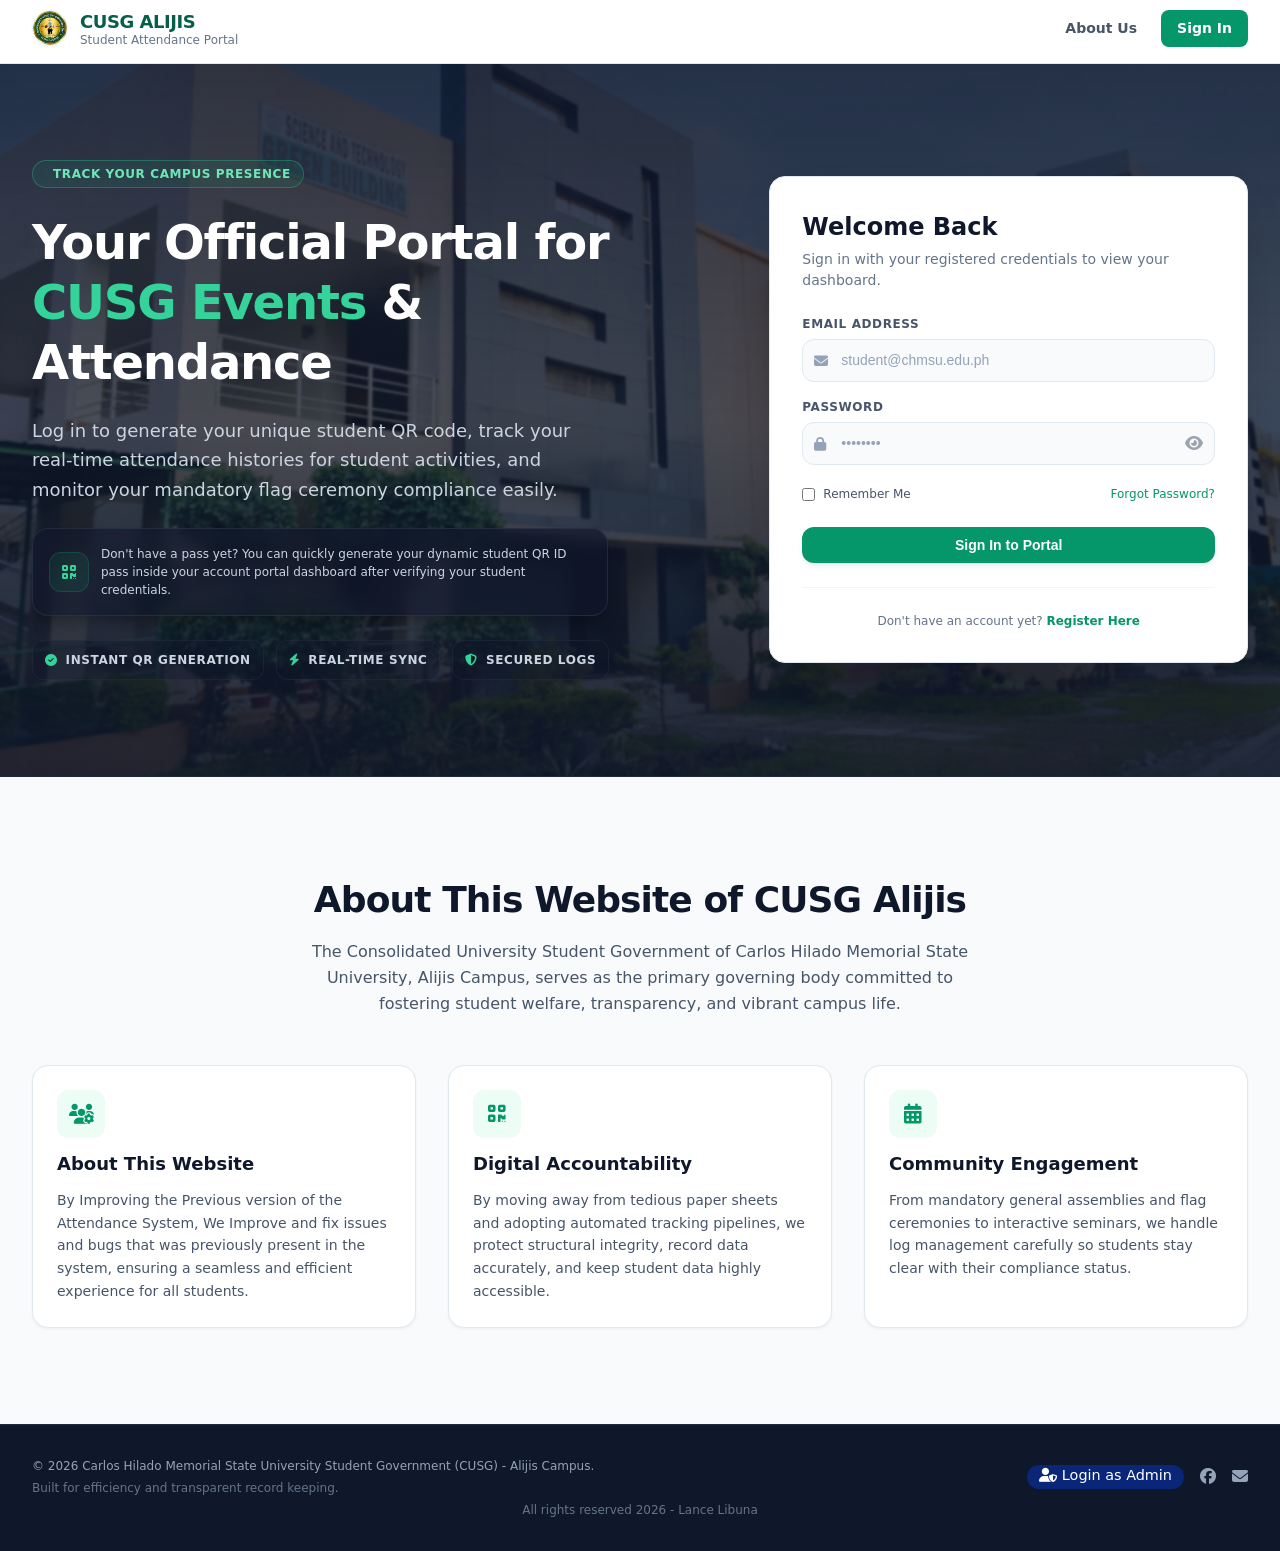
<file: views/index.html>
<!DOCTYPE html>
<html lang="en">
<head>
    <meta charset="UTF-8">
    <meta name="viewport" content="width=device-width, initial-scale=1.0">
    <script src="../assets/js/api-guard.js?v=43"></script>
    <title>CUSG Alijis - Student Portal</title>
    <link rel="stylesheet" href="https://cdnjs.cloudflare.com/ajax/libs/font-awesome/6.4.0/css/all.min.css">
    <link rel="stylesheet" href="../assets/css/index/index.css?v=20260805b">
    <link rel="icon" href="../assets/cusg_logo.jpg" type="image/png">
</head>
<body id="pageRoot" class="page-fade-in antialiased">

    <nav class="navbar has-diagonal-banner">
        <div class="container container-nav">
            <div class="nav-brand">
                <img src="../assets/cusg_logo.jpg" alt="CUSG Alijis Logo" class="logo">
                <div class="brand-text">
                    <span class="brand-title">CUSG ALIJIS</span>
                    <span class="brand-subtitle">Student Attendance Portal</span>
                </div>
            </div>
            <div class="nav-links">
                <a href="#about" class="nav-link">About Us</a>
                <a href="#login" class="btn btn-primary">Sign In</a>
            </div>
        </div>
    </nav>

    <div class="hero-wrapper">
        <div class="hero-overlay"></div>

        <main class="container hero-container">
            
            <div class="hero-info">
                <div class="badge">
                    <i class="fa-solid fa-sparkles"></i> Track Your Campus Presence
                </div>
                
                <h1 class="hero-title">
                    Your Official Portal for <span class="text-accent">CUSG Events</span> & Attendance
                </h1>
                
                <p class="hero-description">
                    Log in to generate your unique student QR code, track your real-time attendance histories for student activities, and monitor your mandatory flag ceremony compliance easily.
                </p>

                <div class="callout-box">
                    <div class="callout-icon">
                        <i class="fa-solid fa-qrcode"></i>
                    </div>
                    <p class="callout-text">
                         Don't have a pass yet? You can quickly generate your dynamic student QR ID pass inside your account portal dashboard after verifying your student credentials.
                    </p>
                </div>
                
                <div class="feature-tags">
                    <div class="tag">
                        <i class="fa-solid fa-circle-check text-accent"></i> Instant QR Generation
                    </div>
                    <div class="tag">
                        <i class="fa-solid fa-bolt text-accent"></i> Real-time Sync
                    </div>
                    <div class="tag">
                        <i class="fa-solid fa-shield-halved text-accent"></i> Secured Logs
                    </div>
                </div>
            </div>

            <div id="login" class="login-card">
                <div class="card-header">
                    <h2 class="card-title">Welcome Back</h2>
                    <p class="card-subtitle">Sign in with your registered credentials to view your dashboard.</p>
                </div>

                <form class="form-stack" id="portalLoginForm" onsubmit="event.preventDefault();">
                    <div class="form-group">
                        <label class="form-label">Email Address</label>
                        <div class="input-wrapper">
                            <span class="input-icon">
                                <i class="fa-solid fa-envelope"></i>
                            </span>
                            <input type="email" id="portalEmail" placeholder="student@chmsu.edu.ph" required class="form-input">
                        </div>
                    </div>

                    <div class="form-group">
                        <label class="form-label">Password</label>
                        <div class="input-wrapper" style="position: relative;">
                            <span class="input-icon">
                                <i class="fa-solid fa-lock"></i>
                            </span>
                            <input type="password" id="portalPassword" placeholder="••••••••" required class="form-input" style="padding-right: 40px;">
                            <span id="togglePassword" style="position: absolute; right: 12px; top: 50%; transform: translateY(-50%); cursor: pointer; color: #9ca3af; z-index: 10;">
                                <i class="fa-solid fa-eye"></i>
                            </span>
                        </div>
                    </div>

                    <div class="form-options">
                        <label class="checkbox-label">
                            <input type="checkbox" class="form-checkbox"> Remember Me
                        </label>
                        <a href="#" id="forgotPasswordLink" class="forgot-link">Forgot Password?</a>
                    </div>

                    <button type="submit" id="portalSubmitBtn" class="btn btn-submit">
                        Sign In to Portal
                    </button>
                </form>

                <div class="card-footer">
                    Don't have an account yet? <a href="register.html" id="registerLink" class="register-link">Register Here</a>
                </div>
            </div>
        </main>
    </div>

    <section id="about" class="container about-section">
        <div class="about-header">
            <h2 class="section-title">About This Website of CUSG Alijis</h2>
            <p class="section-description">
                The Consolidated University Student Government of Carlos Hilado Memorial State University, Alijis Campus, serves as the primary governing body committed to fostering student welfare, transparency, and vibrant campus life.
            </p>
        </div>

        <div class="pillar-grid">
            <div class="pillar-card">
                <div class="pillar-icon">
                    <i class="fa-solid fa-users-gear"></i>
                </div>
                <h3 class="pillar-title">About This Website</h3>
                <p class="pillar-description">
                    By Improving the Previous version of the Attendance System, We Improve and fix issues and bugs that was previously present in the system, ensuring a seamless and efficient experience for all students.
                </p>
            </div>

            <div class="pillar-card">
                <div class="pillar-icon">
                    <i class="fa-solid fa-qrcode"></i>
                </div>
                <h3 class="pillar-title">Digital Accountability</h3>
                <p class="pillar-description">
                    By moving away from tedious paper sheets and adopting automated tracking pipelines, we protect structural integrity, record data accurately, and keep student data highly accessible.
                </p>
            </div>

            <div class="pillar-card">
                <div class="pillar-icon">
                    <i class="fa-solid fa-calendar-days"></i>
                </div>
                <h3 class="pillar-title">Community Engagement</h3>
                <p class="pillar-description">
                    From mandatory general assemblies and flag ceremonies to interactive seminars, we handle log management carefully so students stay clear with their compliance status.
                </p>
            </div>
        </div>
    </section>

    <footer class="footer">
        <div class="container footer-container">
            <div class="footer-info">
                <p>&copy; 2026 Carlos Hilado Memorial State University Student Government (CUSG) - Alijis Campus.</p>
                <p class="footer-subtext">Built for efficiency and transparent record keeping.</p>
            </div>
            <div class="footer-socials">
                <a href="admin_login.html" class="social-link" title="Login as Admin" style="background: #092678; color: white; padding: 0 12px; border-radius: 999px; text-decoration: none; font-size: 0.9rem;">
                    <i class="fa-solid fa-user-shield"></i> Login as Admin
                </a>
                <a href="https://www.facebook.com/CUSGALIJIS" target="_blank" rel="noopener noreferrer" class="social-link" title="Follow CUSG Alijis on Facebook">
                    <i class="fa-brands fa-facebook"></i>
                </a>
                <a href="mailto:support@chmsu.edu.ph" class="social-link" title="Contact Support via Email">
                    <i class="fa-solid fa-envelope"></i>
                </a>
            </div>
        </div>
                <p class="footer-subtext" style="text-align: center;">All rights reserved 2026 -  Lance Libuna</p>

    </footer>

    <!-- ── Forgot Password Modal ── -->
    <div id="forgotPasswordModal" class="modal-overlay" style="display:none;" aria-hidden="true">
        <div class="modal-box" role="dialog" aria-modal="true" aria-labelledby="fpModalTitle">
            <button type="button" id="fpCloseBtn" class="modal-close" aria-label="Close">
                <i class="fa-solid fa-xmark"></i>
            </button>

            <!-- Step 1: enter email -->
            <div id="fpStepEmail" class="fp-step">
                <div class="card-header">
                    <h2 id="fpModalTitle" class="card-title">Forgot Password</h2>
                    <p class="card-subtitle">Enter your registered email and we'll send you a one-time code.</p>
                </div>
                <form id="fpEmailForm" class="form-stack" onsubmit="event.preventDefault();">
                    <div class="form-group">
                        <label class="form-label">Email Address</label>
                        <div class="input-wrapper">
                            <span class="input-icon"><i class="fa-solid fa-envelope"></i></span>
                            <input type="email" id="fpEmail" placeholder="student@chmsu.edu.ph" required class="form-input">
                        </div>
                    </div>
                    <p id="fpEmailError" class="fp-error" style="display:none;"></p>
                    <button type="submit" id="fpEmailSubmitBtn" class="btn btn-submit">Send Code</button>
                </form>
            </div>

            <!-- Step 2: enter OTP + new password -->
            <div id="fpStepReset" class="fp-step" style="display:none;">
                <div class="card-header">
                    <h2 class="card-title">Enter Code &amp; New Password</h2>
                    <p class="card-subtitle">We sent a 6-digit code to <span id="fpSentToEmail">your email</span>. It expires in 10 minutes.</p>
                </div>
                <form id="fpResetForm" class="form-stack" onsubmit="event.preventDefault();">
                    <div class="form-group">
                        <label class="form-label">One-Time Code</label>
                        <div class="input-wrapper">
                            <span class="input-icon"><i class="fa-solid fa-key"></i></span>
                            <input type="text" id="fpOtp" inputmode="numeric" pattern="[0-9]*" maxlength="6" placeholder="123456" required class="form-input">
                        </div>
                    </div>
                    <div class="form-group">
                        <label class="form-label">New Password</label>
                        <div class="input-wrapper">
                            <span class="input-icon"><i class="fa-solid fa-lock"></i></span>
                            <input type="password" id="fpNewPassword" placeholder="At least 8 characters" required class="form-input">
                        </div>
                    </div>
                    <div class="form-group">
                        <label class="form-label">Confirm New Password</label>
                        <div class="input-wrapper">
                            <span class="input-icon"><i class="fa-solid fa-lock"></i></span>
                            <input type="password" id="fpConfirmPassword" placeholder="Re-enter new password" required class="form-input">
                        </div>
                    </div>
                    <p id="fpResetError" class="fp-error" style="display:none;"></p>
                    <button type="submit" id="fpResetSubmitBtn" class="btn btn-submit">Reset Password</button>
                    <button type="button" id="fpResendBtn" class="fp-resend-link">Didn't get a code? Resend</button>
                </form>
            </div>

            <!-- Step 3: success -->
            <div id="fpStepDone" class="fp-step" style="display:none;">
                <div class="card-header" style="text-align:center;">
                    <i class="fa-solid fa-circle-check" style="font-size: 2.5rem; color:#059669;"></i>
                    <h2 class="card-title" style="margin-top:12px;">Password Reset!</h2>
                    <p class="card-subtitle">You can now sign in with your new password.</p>
                </div>
                <button type="button" id="fpDoneBtn" class="btn btn-submit">Back to Sign In</button>
            </div>
        </div>
    </div>

    <script src="../controllers/indexController.js?v=20260805b"></script>
</body>
</html>
</file>
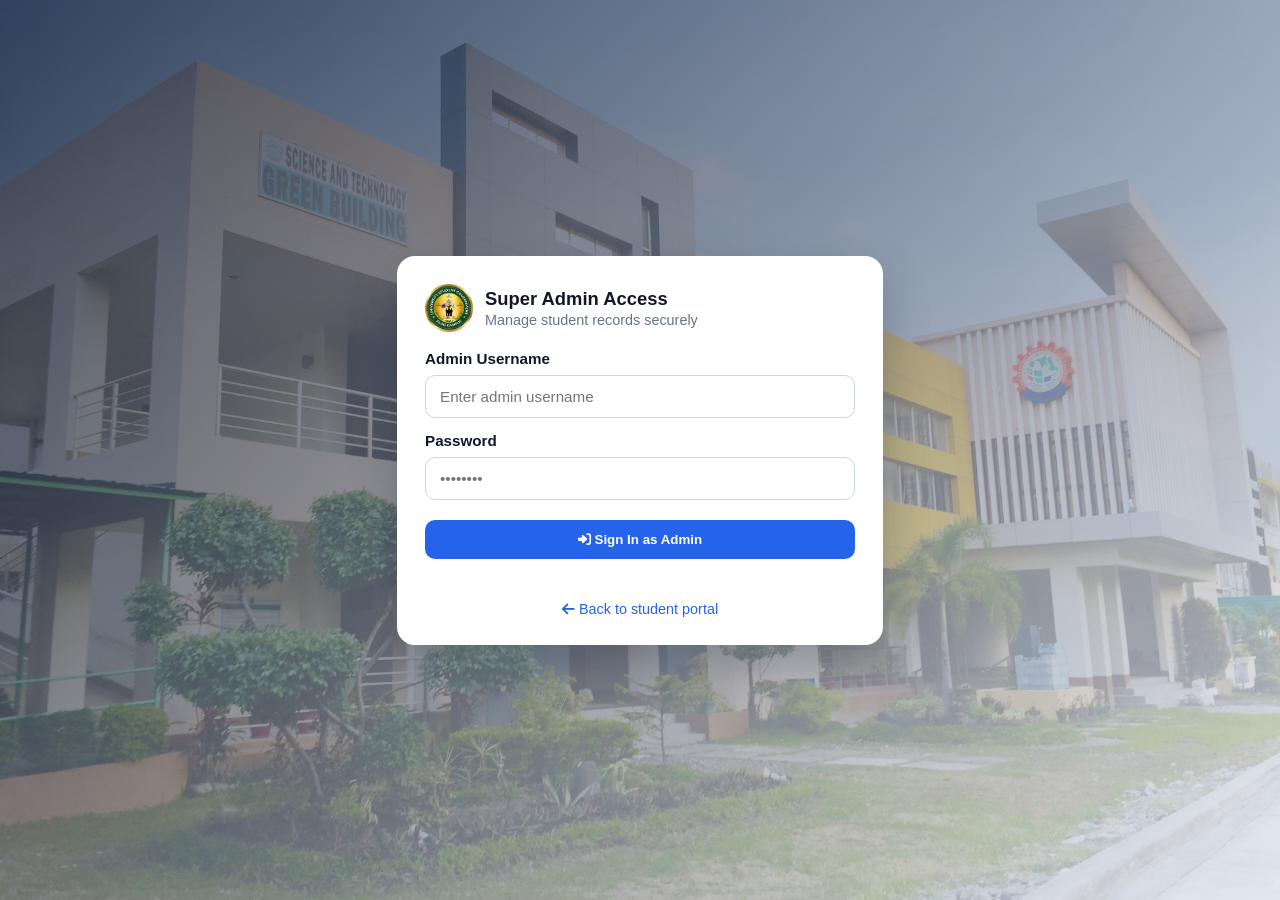
<file: views/admin_login.html>
<!DOCTYPE html>
<html lang="en">
<head>
    <meta charset="UTF-8">
    <meta name="viewport" content="width=device-width, initial-scale=1.0">
    <script src="../assets/js/api-guard.js?v=43"></script>
    <title>Admin Login - CUSG</title>
    <link rel="stylesheet" href="https://cdnjs.cloudflare.com/ajax/libs/font-awesome/6.4.0/css/all.min.css">
    <link rel="icon" href="../assets/cusg_logo.jpg" type="image/png">
    <style>
        :root { color-scheme: light; }
        body {
            margin: 0;
            font-family: Arial, Helvetica, sans-serif;
            background: linear-gradient(135deg, rgba(15, 23, 42, 0.75), rgba(241, 245, 255, 0.75)), url('../assets/bg.jpg') center/cover no-repeat;
            min-height: 100vh;
            display: grid;
            place-items: center;
            color: #0f172a;
        }
        .card {
            width: min(92vw, 430px);
            background: white;
            border-radius: 18px;
            box-shadow: 0 20px 45px rgba(15, 23, 42, 0.25);
            padding: 28px;
        }
        .brand { display: flex; align-items: center; gap: 12px; margin-bottom: 18px; }
        .brand img { width: 48px; height: 48px; border-radius: 12px; }
        .brand h1 { margin: 0; font-size: 1.15rem; }
        .brand p { margin: 2px 0 0; color: #64748b; font-size: 0.9rem; }
        .form-group { display: flex; flex-direction: column; gap: 8px; margin-bottom: 14px; }
        .form-group label { font-weight: 600; font-size: 0.95rem; }
        .form-group input {
            border: 1px solid #cbd5e1;
            border-radius: 10px;
            padding: 12px 14px;
            font-size: 0.95rem;
        }
        .form-group input:focus { outline: 2px solid #60a5fa; border-color: transparent; }
        .btn {
            width: 100%;
            border: none;
            border-radius: 10px;
            padding: 12px 14px;
            font-weight: 700;
            cursor: pointer;
            background: #2563eb;
            color: white;
            margin-top: 6px;
        }
        .btn:hover { background: #1d4ed8; }
        .helper { margin-top: 12px; color: #64748b; font-size: 0.9rem; text-align: center; }
        .helper a { color: #2563eb; text-decoration: none; }
        .status { margin-top: 12px; min-height: 18px; color: #dc2626; font-size: 0.92rem; }
    </style>
</head>
<body>
    <div class="card">
        <div class="brand">
            <img src="../assets/cusg_logo.jpg" alt="CUSG Logo">
            <div>
                <h1>Super Admin Access</h1>
                <p>Manage student records securely</p>
            </div>
        </div>

        <form id="adminLoginForm">
            <div class="form-group">
                <label for="adminUsername">Admin Username</label>
                <input type="text" id="adminUsername" name="username" placeholder="Enter admin username" required>
            </div>
            <div class="form-group">
                <label for="adminPassword">Password</label>
                <input type="password" id="adminPassword" name="password" placeholder="••••••••" required>
            </div>
            <button type="submit" class="btn"><i class="fa-solid fa-right-to-bracket"></i> Sign In as Admin</button>
        </form>

        <div class="status" id="adminLoginStatus"></div>
        <div class="helper">
            <a href="index.html"><i class="fa-solid fa-arrow-left"></i> Back to student portal</a>
        </div>
    </div>

    <script>
        document.getElementById('adminLoginForm').addEventListener('submit', async (event) => {
            event.preventDefault();
            const status = document.getElementById('adminLoginStatus');
            const submitBtn = event.currentTarget.querySelector('button');
            const username = document.getElementById('adminUsername').value.trim();
            const password = document.getElementById('adminPassword').value;

            status.textContent = '';
            submitBtn.disabled = true;
            submitBtn.innerHTML = '<i class="fa-solid fa-spinner fa-spin"></i> Authenticating...';

            try {
                const response = await fetch('../api/auth/admin_login.php', {
                    method: 'POST',
                    headers: {
                        'Content-Type': 'application/json',
                        'Accept': 'application/json'
                    },
                    body: JSON.stringify({ username, password })
                });

                const result = await response.json();

                if (!response.ok || !result.success) {
                    throw new Error(result.message || 'Unable to sign in.');
                }

                window.location.href = 'admin.html';
            } catch (error) {
                status.textContent = error.message || 'Unable to sign in right now.';
                submitBtn.disabled = false;
                submitBtn.innerHTML = '<i class="fa-solid fa-right-to-bracket"></i> Sign In as Admin';
            }
        });
    </script>
</body>
</html>
</file>
<file: assets/css/index/index.css>
/* ── Base Reset ── */
* {
    margin: 0;
    padding: 0;
    box-sizing: border-box;
}

html {
    scroll-behavior: smooth;
    font-family: system-ui, -apple-system, BlinkMacSystemFont, 'Segoe UI', Roboto, Oxygen, Ubuntu, Cantarell, sans-serif;
}

body {
    background-color: #f8fafc;
    color: #334155;
    line-height: 1.5;
    -webkit-font-smoothing: antialiased;
}

/* ── Container ── */
.container {
    width: 100%;
    max-width: 1280px;
    margin: 0 auto;
    padding: 0 16px;
}
@media (min-width: 640px)  { .container { padding: 0 24px; } }
@media (min-width: 1024px) { .container { padding: 0 32px; } }

/* ── Navbar ── */
.navbar {
    position: sticky;
    top: 0;
    z-index: 50;
    background-color: rgba(255, 255, 255, 0.95);
    backdrop-filter: blur(8px);
    border-bottom: 1px solid #e2e8f0;
    overflow: hidden;
    min-height: 64px; /* reduced height for thinner navbar */
}

.navbar.has-diagonal-banner {
    background-color: #ffffff;
    border-bottom: 1px solid #e2e8f0;
}

/* Single right-side diagonal banner */
.navbar.has-diagonal-banner::before,
.navbar.has-diagonal-banner .navbar-banner-mid {
    display: none;
}

.navbar.has-diagonal-banner::after {
    display: none; /* keep navbar plain white */
}

.navbar.has-diagonal-banner .container-nav {
    position: relative;
    z-index: 2;
}

.container-nav {
    display: flex;
    align-items: center;
    justify-content: space-between;
    height: 56px; /* slightly shorter to match thinner navbar */
}

.nav-brand {
    display: flex;
    align-items: center;
    gap: 12px;
}

.logo {
    width: 36px;
    height: 36px;
    border-radius: 50%;
    object-fit: cover;
    border: 1px solid #f1f5f9;
    box-shadow: 0 1px 2px rgba(0,0,0,0.05);
}

.brand-title {
    font-weight: 700;
    font-size: 1.125rem;
    letter-spacing: -0.025em;
    display: block;
    color: #065f46;
}

.brand-subtitle {
    font-size: 0.75rem;
    color: #64748b;
    font-weight: 500;
    display: block;
    margin-top: -4px;
}

.nav-links {
    display: flex;
    align-items: center;
    gap: 24px;
}

.nav-link {
    font-size: 0.875rem;
    font-weight: 600;
    color: #475569;
    text-decoration: none;
    transition: color 0.2s;
}
.nav-link:hover { color: #059669; }

/* ── Hero ── */
.hero-wrapper {
    position: relative;
    background-image: url('../../bg.jpg');
    background-size: cover;
    background-position: center;
    background-repeat: no-repeat;
    border-bottom: 1px solid #1e293b;
}

.hero-overlay {
    position: absolute;
    inset: 0;
    background: linear-gradient(to bottom,
        rgba(15, 23, 42, 0.85),
        rgba(15, 23, 42, 0.75),
        rgba(15, 23, 42, 0.90));
    backdrop-filter: blur(1px);
}

.hero-container {
    position: relative;
    z-index: 10;
    padding-top: 64px;
    padding-bottom: 64px;
    display: grid;
    grid-template-columns: 1fr;
    gap: 48px;
    align-items: center;
}
@media (min-width: 768px) {
    .hero-container {
        grid-template-columns: repeat(12, minmax(0, 1fr));
        padding-top: 96px;
        padding-bottom: 96px;
    }
    .hero-info  { grid-column: span 7; }
    .login-card { grid-column: span 5; }
}

/* ── Hero Content ── */
.hero-info {
    display: flex;
    flex-direction: column;
    gap: 24px;
}

.badge {
    display: inline-flex;
    align-items: center;
    gap: 8px;
    align-self: flex-start;
    background-color: rgba(16, 185, 129, 0.1);
    border: 1px solid rgba(52, 211, 153, 0.3);
    padding: 4px 12px;
    border-radius: 9999px;
    color: #6ee7b7;
    font-size: 0.75rem;
    font-weight: 600;
    text-transform: uppercase;
    letter-spacing: 0.05em;
}

.hero-title {
    font-size: 2.25rem;
    font-weight: 800;
    letter-spacing: -0.025em;
    color: #ffffff;
    line-height: 1.25;
}
@media (min-width: 640px) { .hero-title { font-size: 3rem; } }

.text-accent { color: #34d399; }

.hero-description {
    font-size: 1.125rem;
    color: #cbd5e1;
    max-width: 36rem;
    line-height: 1.625;
}

/* ── Callout Box ── */
.callout-box {
    display: inline-flex;
    align-items: center;
    gap: 12px;
    background-color: rgba(15, 23, 42, 0.6);
    border: 1px solid rgba(51, 65, 85, 0.5);
    padding: 16px;
    border-radius: 16px;
    box-shadow: 0 10px 15px -3px rgba(0,0,0,0.3);
    max-width: 36rem;
    backdrop-filter: blur(8px);
}

.callout-icon {
    width: 40px;
    height: 40px;
    border-radius: 12px;
    background-color: rgba(16, 185, 129, 0.1);
    display: flex;
    align-items: center;
    justify-content: center;
    color: #34d399;
    flex-shrink: 0;
    border: 1px solid rgba(16, 185, 129, 0.2);
}

.callout-text {
    font-size: 0.75rem;
    font-weight: 500;
    color: #cbd5e1;
    line-height: 1.5;
}

/* ── Feature Tags ── */
.feature-tags {
    display: flex;
    flex-wrap: wrap;
    gap: 12px;
    align-items: center;
    font-size: 0.75rem;
    font-weight: 700;
    text-transform: uppercase;
    letter-spacing: 0.05em;
    color: #cbd5e1;
}

.tag {
    display: flex;
    align-items: center;
    gap: 8px;
    background-color: rgba(15, 23, 42, 0.4);
    border: 1px solid rgba(51, 65, 85, 0.3);
    padding: 10px 12px;
    border-radius: 12px;
}

/* ── Buttons ── */
.btn {
    display: inline-flex;
    align-items: center;
    justify-content: center;
    font-weight: 600;
    text-decoration: none;
    border-radius: 8px;
    transition: all 0.2s;
    border: none;
    cursor: pointer;
}

.btn-primary {
    background-color: #059669;
    color: #ffffff;
    font-size: 0.875rem;
    padding: 8px 16px;
}
.btn-primary:hover { background-color: #047857; }

.btn-submit {
    width: 100%;
    margin-top: 8px;
    background-color: #059669;
    color: #ffffff;
    padding: 10px 16px;
    border-radius: 12px;
    font-size: 0.875rem;
    font-weight: 600;
    border: none;
    cursor: pointer;
    transition: all 0.2s;
    box-shadow: 0 4px 6px -1px rgba(6, 95, 70, 0.1);
}
.btn-submit:hover  { background-color: #047857; }
.btn-submit:active { transform: scale(0.98); }

/* ── Login Card ── */
.login-card {
    background-color: #ffffff;
    padding: 32px;
    border-radius: 16px;
    border: 1px solid #e2e8f0;
    box-shadow: 0 25px 50px -12px rgba(2, 6, 23, 0.2);
}

.card-header { margin-bottom: 24px; }

.card-title {
    font-size: 1.5rem;
    font-weight: 700;
    color: #0f172a;
}

.card-subtitle {
    font-size: 0.875rem;
    color: #64748b;
    margin-top: 4px;
}

/* ── Form ── */
.form-stack {
    display: flex;
    flex-direction: column;
    gap: 16px;
}

.form-group {
    display: flex;
    flex-direction: column;
}

.form-label {
    font-size: 0.75rem;
    font-weight: 700;
    text-transform: uppercase;
    letter-spacing: 0.05em;
    color: #475569;
    margin-bottom: 6px;
}

/* ── Input with icon — FIXED alignment ── */
.input-wrapper {
    position: relative;
    display: flex;
    align-items: center;
}

.input-icon {
    position: absolute;
    left: 12px;
    top: 50%;
    transform: translateY(-50%);
    color: #94a3b8;
    pointer-events: none;
    display: flex;
    align-items: center;
    font-size: 0.875rem;
    z-index: 1;
}

.form-input {
    width: 100%;
    padding: 10px 16px 10px 38px;   /* left padding matches icon width + gap */
    background-color: #f8fafc;
    border: 1px solid #e2e8f0;
    border-radius: 12px;
    font-size: 0.875rem;
    color: #0f172a;
    transition: all 0.2s;
    line-height: 1.5;
}
.form-input:focus {
    outline: none;
    border-color: #059669;
    box-shadow: 0 0 0 4px rgba(5, 150, 105, 0.1);
    background-color: #ffffff;
}
.form-input::placeholder { color: #94a3b8; }

/* ── Form Options Row ── */
.form-options {
    display: flex;
    align-items: center;
    justify-content: space-between;
    font-size: 0.75rem;
    font-weight: 500;
    padding-top: 4px;
}

.checkbox-label {
    display: flex;
    align-items: center;
    gap: 8px;
    color: #475569;
    cursor: pointer;
}

.form-checkbox { accent-color: #059669; }

.forgot-link { color: #059669; text-decoration: none; }
.forgot-link:hover { text-decoration: underline; }

/* ── Forgot Password Modal ── */
.modal-overlay {
    position: fixed;
    inset: 0;
    background: rgba(15, 23, 42, 0.55);
    display: flex;
    align-items: center;
    justify-content: center;
    z-index: 100;
    padding: 16px;
}

.modal-box {
    position: relative;
    width: 100%;
    max-width: 420px;
    background: #ffffff;
    border-radius: 16px;
    padding: 32px;
    box-shadow: 0 25px 50px -12px rgba(2, 6, 23, 0.35);
    animation: modalPop 0.2s ease-out;
}

@keyframes modalPop {
    from { opacity: 0; transform: translateY(8px) scale(0.98); }
    to   { opacity: 1; transform: translateY(0) scale(1); }
}

.modal-close {
    position: absolute;
    top: 16px;
    right: 16px;
    background: none;
    border: none;
    color: #94a3b8;
    font-size: 1.1rem;
    cursor: pointer;
    line-height: 1;
}
.modal-close:hover { color: #334155; }

.fp-error {
    color: #dc2626;
    font-size: 0.8rem;
    background: #fef2f2;
    border: 1px solid #fecaca;
    border-radius: 8px;
    padding: 8px 12px;
    margin-top: -4px;
}

.fp-resend-link {
    width: 100%;
    background: none;
    border: none;
    color: #059669;
    font-size: 0.8rem;
    font-weight: 600;
    text-align: center;
    cursor: pointer;
    padding: 4px;
    margin-top: 4px;
}
.fp-resend-link:hover { text-decoration: underline; }
.fp-resend-link:disabled { color: #94a3b8; cursor: not-allowed; text-decoration: none; }

/* ── Card Footer ── */
.card-footer {
    margin-top: 24px;
    padding-top: 24px;
    border-top: 1px solid #f1f5f9;
    text-align: center;
    font-size: 0.75rem;
    color: #64748b;
}

.register-link {
    color: #059669;
    font-weight: 700;
    text-decoration: none;
}
.register-link:hover { text-decoration: underline; }

/* ── About Section ── */
.about-section {
    padding-top: 64px;
    padding-bottom: 64px;
}
@media (min-width: 768px) {
    .about-section {
        padding-top: 96px;
        padding-bottom: 96px;
    }
}

.about-header {
    text-align: center;
    max-width: 42rem;
    margin: 0 auto 48px auto;
}

.section-title {
    font-size: 1.875rem;
    font-weight: 700;
    letter-spacing: -0.025em;
    color: #0f172a;
    margin-bottom: 12px;
}
@media (min-width: 640px) { .section-title { font-size: 2.25rem; } }

.section-description {
    color: #475569;
    line-height: 1.625;
}

/* ── Pillar Cards ── */
.pillar-grid {
    display: grid;
    grid-template-columns: 1fr;
    gap: 32px;
}
@media (min-width: 768px) {
    .pillar-grid { grid-template-columns: repeat(3, minmax(0, 1fr)); }
}

.pillar-card {
    background-color: #ffffff;
    padding: 24px;
    border-radius: 16px;
    border: 1px solid #e2e8f0;
    box-shadow: 0 1px 3px rgba(0,0,0,0.05);
    display: flex;
    flex-direction: column;
    gap: 12px;
}

.pillar-icon {
    width: 48px;
    height: 48px;
    background-color: #ecfdf5;
    border-radius: 12px;
    display: flex;
    align-items: center;
    justify-content: center;
    color: #059669;
    font-size: 1.25rem;
}

.pillar-title {
    font-size: 1.125rem;
    font-weight: 700;
    color: #0f172a;
}

.pillar-description {
    font-size: 0.875rem;
    color: #475569;
    line-height: 1.625;
}

/* ── Footer ── */
.footer {
    background-color: #0f172a;
    color: #94a3b8;
    padding-top: 32px;
    padding-bottom: 32px;
    border-top: 1px solid #1e293b;
    font-size: 0.75rem;
}

.footer-container {
    display: flex;
    flex-direction: column;
    align-items: center;
    justify-content: space-between;
    gap: 16px;
}
@media (min-width: 640px) {
    .footer-container { flex-direction: row; }
}

.footer-subtext {
    color: #64748b;
    margin-top: 4px;
}

.footer-socials {
    display: flex;
    gap: 16px;
    font-size: 1rem;
}

.social-link {
    color: #94a3b8;
    transition: color 0.2s;
}
.social-link:hover { color: #34d399; }

/* ── Page Transition ── */
#pageRoot {
    transition: opacity 360ms cubic-bezier(.2,.9,.2,1), transform 360ms cubic-bezier(.2,.9,.2,1);
}

.page-fade-out {
    opacity: 0 !important;
    transform: translateY(12px) scale(0.995);
    will-change: opacity, transform;
}

.page-fade-in {
    animation: pageFadeIn 360ms ease-out both;
    will-change: opacity, transform;
}

@keyframes pageFadeIn {
    from { opacity: 0; transform: translateY(8px) scale(0.998); }
    to   { opacity: 1; transform: translateY(0) scale(1); }
}

/* navbar kept plain white — no decorative bands */
</file>
